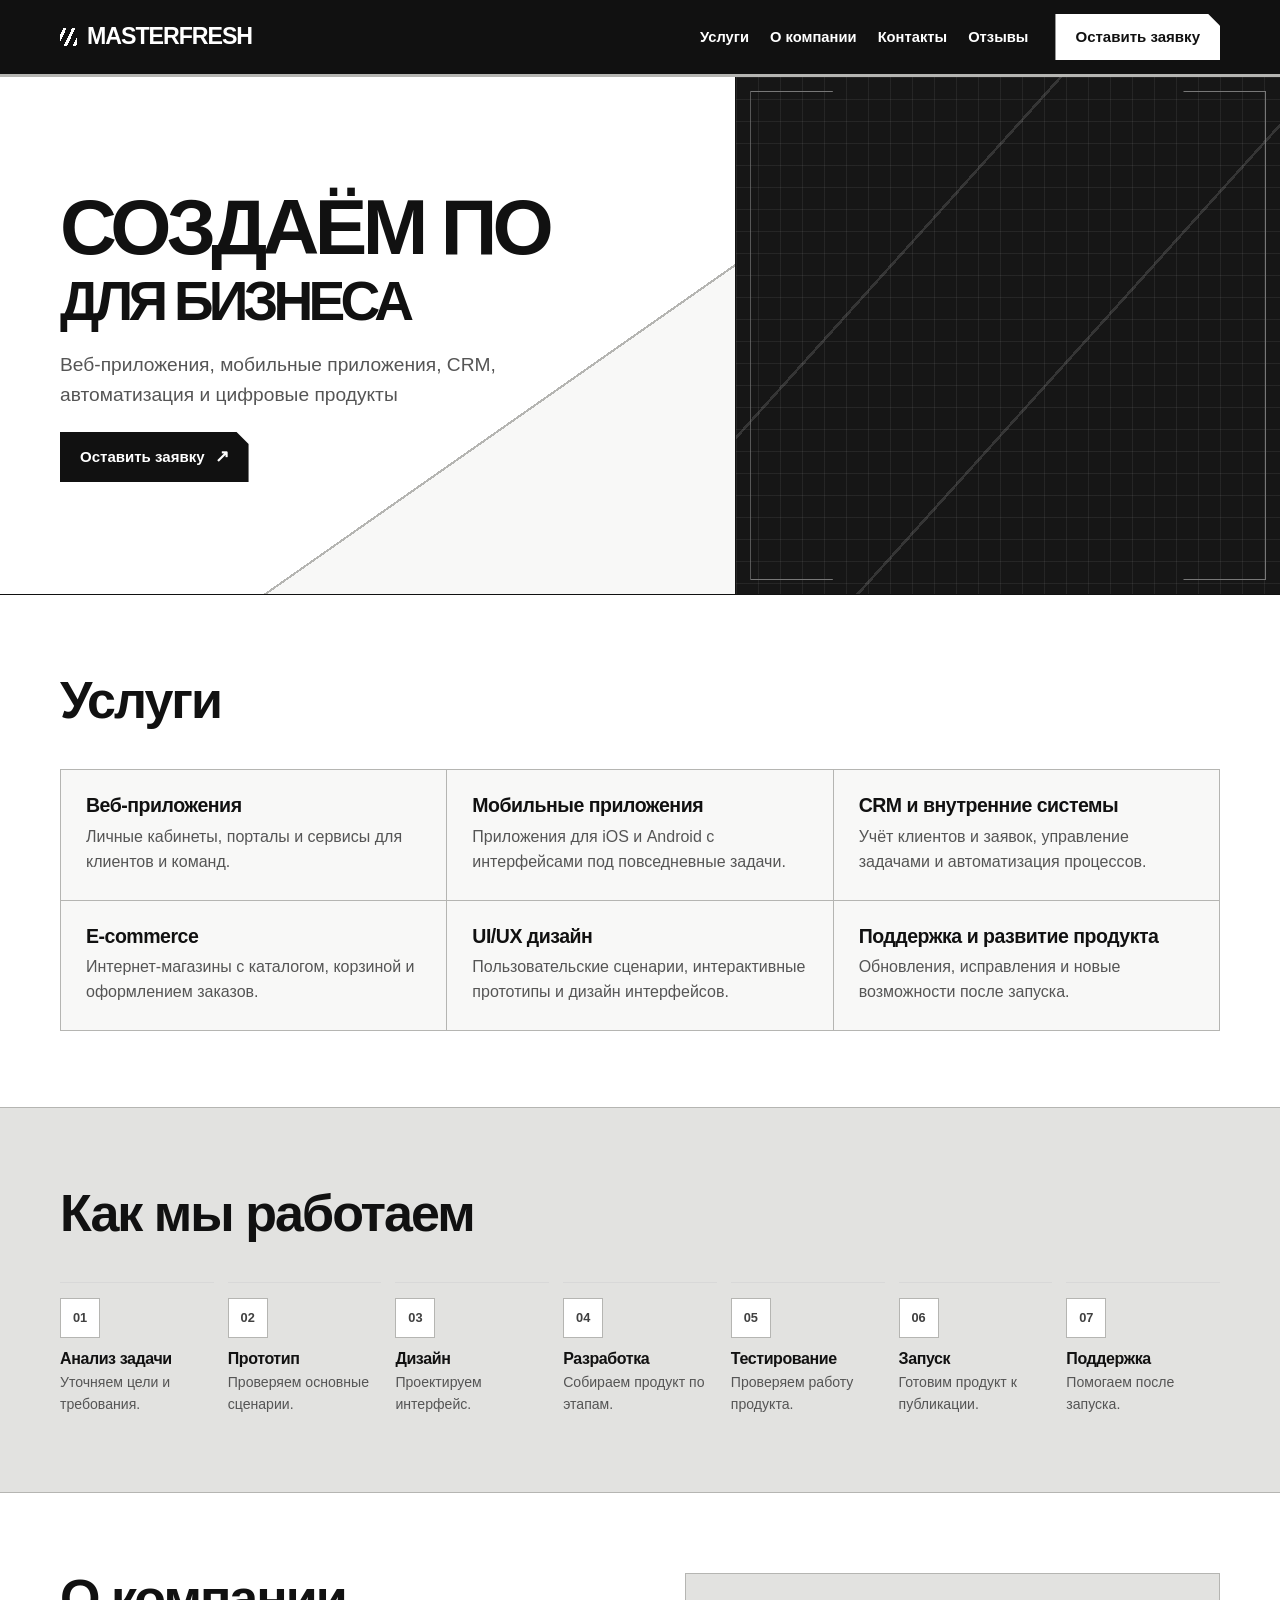
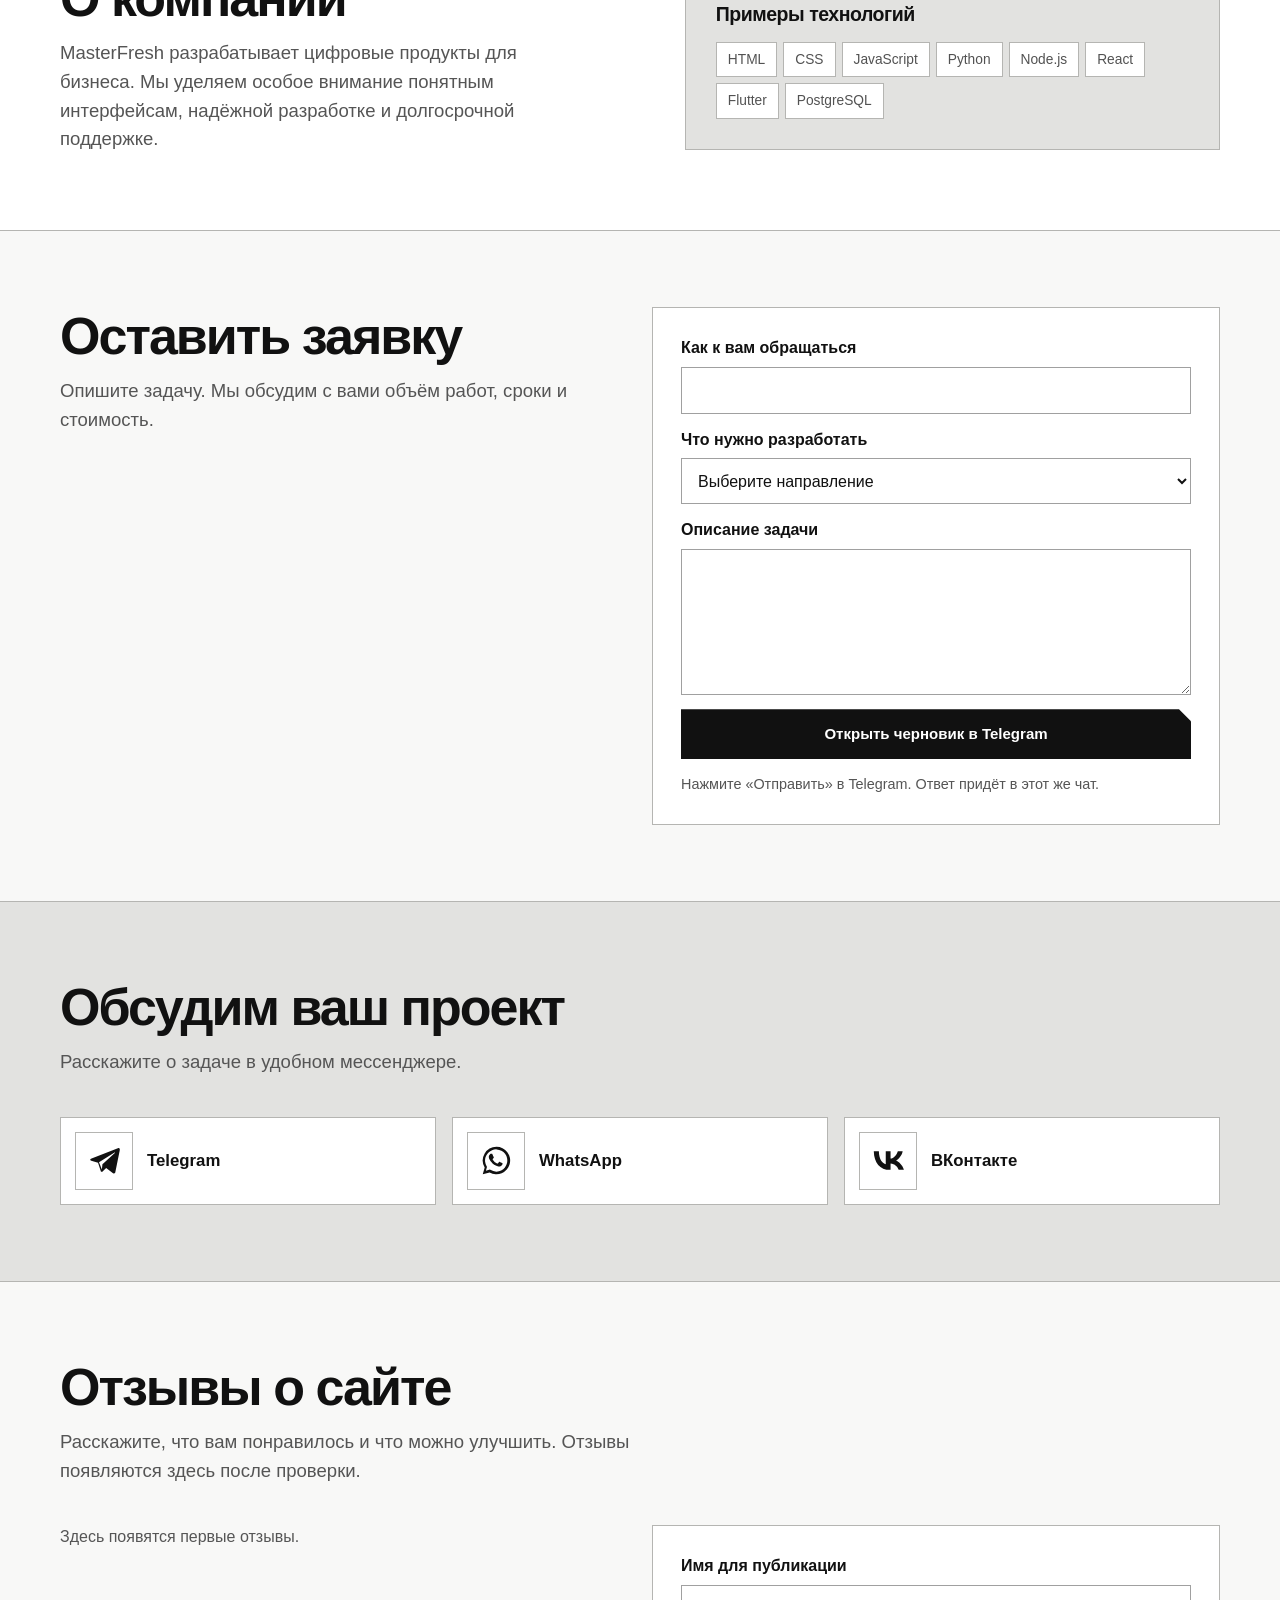
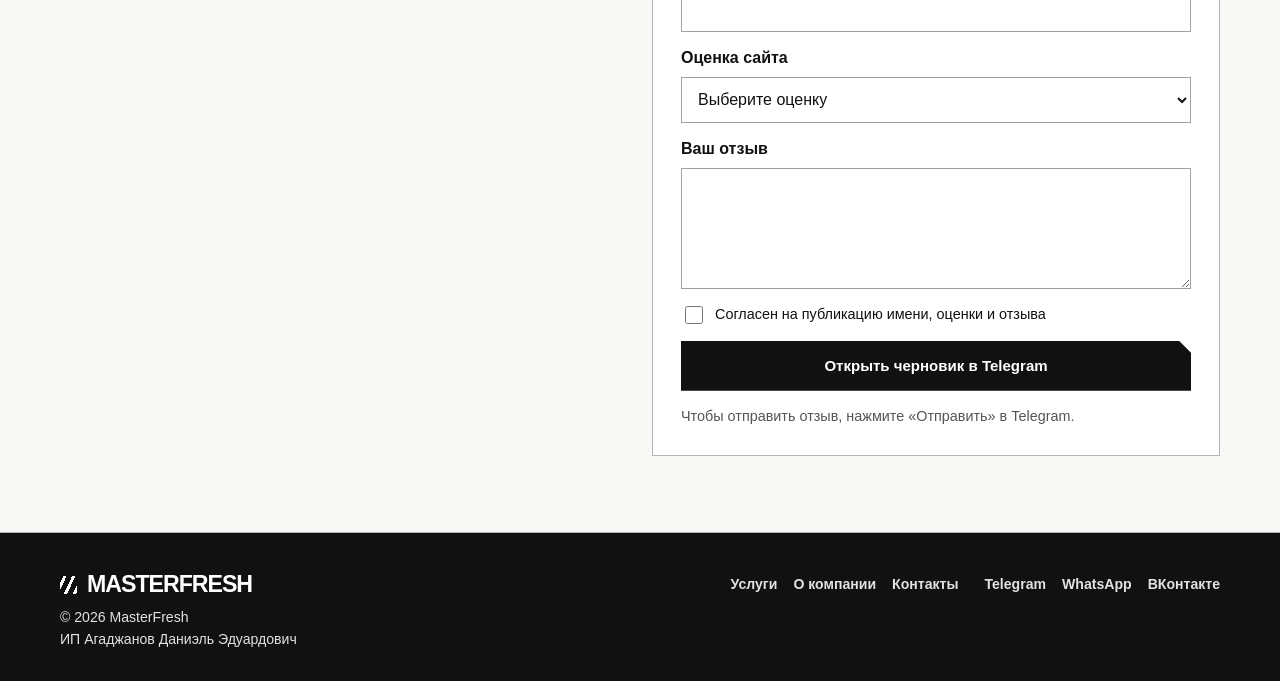
<file: index.html>
<!doctype html>
<html lang="ru">
<head>
  <meta charset="utf-8">
  <meta name="viewport" content="width=device-width, initial-scale=1.0">
  <meta name="description" content="MasterFresh разрабатывает веб-приложения, мобильные приложения, CRM и цифровые продукты для бизнеса.">
  <meta name="theme-color" content="#111111">
  <title>MasterFresh — разработка программного обеспечения</title>
  <link rel="stylesheet" href="css/style.css">
  <script src="js/projects.js" defer></script>
  <script src="js/main.js" defer></script>
  <script src="js/reviews.js" defer></script>
  <script src="js/requests.js" defer></script>
</head>
<body>
  <a class="skip-link" href="#main">К содержанию</a>
  <header class="site-header">
    <div class="container header-inner">
      <a class="wordmark" href="index.html" aria-label="MasterFresh — главная">Master<span>Fresh</span></a>
      <button class="menu-toggle" type="button" aria-expanded="false" aria-controls="main-nav" aria-label="Открыть меню" hidden><span></span><span></span><span></span></button>
      <nav class="site-nav" id="main-nav" aria-label="Основная навигация">
        <a href="projects.html" data-requires-projects hidden>Проекты</a>
        <a href="#services">Услуги</a>
        <a href="#about">О компании</a>
        <a href="#contacts">Контакты</a>
        <a href="#reviews">Отзывы</a>
        <a class="button button-primary header-cta" href="#request">Оставить заявку</a>
      </nav>
    </div>
  </header>

  <main id="main">
    <section class="hero">
      <div class="hero-grid">
        <div class="hero-content">
          <h1>Создаём ПО <span>для бизнеса</span></h1>
          <p>Веб-приложения, мобильные приложения, CRM, автоматизация и цифровые продукты</p>
          <div class="actions">
            <a class="button button-primary" href="#request">Оставить заявку <span aria-hidden="true">↗</span></a>
            <a class="button button-secondary" href="projects.html" data-requires-projects hidden>Смотреть проекты</a>
          </div>
        </div>
        <div class="hero-grid-panel" aria-hidden="true"></div>
      </div>
    </section>

    <section class="section section-muted" aria-labelledby="work-title" data-requires-projects hidden>
      <div class="container">
        <div class="section-heading section-heading-row">
          <h2 id="work-title">Проекты и кейсы</h2>
          <a class="text-link" href="projects.html">Все проекты</a>
        </div>
        <div class="project-grid" id="featured-projects"></div>
      </div>
    </section>

    <section class="section" id="services" aria-labelledby="services-title">
      <div class="container">
        <div class="section-heading"><h2 id="services-title">Услуги</h2></div>
        <div class="service-grid">
          <article class="service-card"><h3>Веб-приложения</h3><p>Личные кабинеты, порталы и сервисы для клиентов и команд.</p></article>
          <article class="service-card"><h3>Мобильные приложения</h3><p>Приложения для iOS и Android с интерфейсами под повседневные задачи.</p></article>
          <article class="service-card"><h3>CRM и внутренние системы</h3><p>Учёт клиентов и заявок, управление задачами и автоматизация процессов.</p></article>
          <article class="service-card"><h3>E-commerce</h3><p>Интернет-магазины с каталогом, корзиной и оформлением заказов.</p></article>
          <article class="service-card"><h3>UI/UX дизайн</h3><p>Пользовательские сценарии, интерактивные прототипы и дизайн интерфейсов.</p></article>
          <article class="service-card"><h3>Поддержка и развитие продукта</h3><p>Обновления, исправления и новые возможности после запуска.</p></article>
        </div>
      </div>
    </section>

    <section class="section section-muted" aria-labelledby="process-title">
      <div class="container">
        <div class="section-heading"><h2 id="process-title">Как мы работаем</h2></div>
        <ol class="process-list">
          <li><span aria-hidden="true">01</span><h3>Анализ задачи</h3><p>Уточняем цели и требования.</p></li>
          <li><span aria-hidden="true">02</span><h3>Прототип</h3><p>Проверяем основные сценарии.</p></li>
          <li><span aria-hidden="true">03</span><h3>Дизайн</h3><p>Проектируем интерфейс.</p></li>
          <li><span aria-hidden="true">04</span><h3>Разработка</h3><p>Собираем продукт по этапам.</p></li>
          <li><span aria-hidden="true">05</span><h3>Тестирование</h3><p>Проверяем работу продукта.</p></li>
          <li><span aria-hidden="true">06</span><h3>Запуск</h3><p>Готовим продукт к публикации.</p></li>
          <li><span aria-hidden="true">07</span><h3>Поддержка</h3><p>Помогаем после запуска.</p></li>
        </ol>
      </div>
    </section>

    <section class="section" id="about" aria-labelledby="about-title">
      <div class="container about-grid">
        <div class="section-heading">
          <h2 id="about-title">О компании</h2>
          <p>MasterFresh разрабатывает цифровые продукты для бизнеса. Мы уделяем особое внимание понятным интерфейсам, надёжной разработке и долгосрочной поддержке.</p>
        </div>
        <div class="technology-panel">
          <h3>Примеры технологий</h3>
          <ul class="tags"><li>HTML</li><li>CSS</li><li>JavaScript</li><li>Python</li><li>Node.js</li><li>React</li><li>Flutter</li><li>PostgreSQL</li></ul>
        </div>
      </div>
    </section>

    <section class="section request-section" id="request" aria-labelledby="request-title">
      <div class="container request-grid">
        <div class="section-heading">
          <h2 id="request-title">Оставить заявку</h2>
          <p>Опишите задачу. Мы обсудим с вами объём работ, сроки и стоимость.</p>
        </div>
        <form class="request-form" id="request-form" aria-describedby="request-help" hidden>
          <div class="form-field">
            <label for="request-name">Как к вам обращаться</label>
            <input id="request-name" name="name" autocomplete="name" maxlength="60" required>
          </div>
          <div class="form-field">
            <label for="request-service">Что нужно разработать</label>
            <select id="request-service" name="service" required>
              <option value="">Выберите направление</option>
              <option>Сайт или веб-приложение</option>
              <option>Мобильное приложение</option>
              <option>CRM или личный кабинет</option>
              <option>Автоматизация или интеграция</option>
              <option>Другое</option>
            </select>
          </div>
          <div class="form-field">
            <label for="request-description">Описание задачи</label>
            <textarea id="request-description" name="description" rows="5" minlength="10" maxlength="600" required></textarea>
          </div>
          <button class="button button-primary" type="submit">Открыть черновик в Telegram</button>
          <p class="form-help" id="request-help">Нажмите «Отправить» в Telegram. Ответ придёт в этот же чат.</p>
          <p class="form-help" id="request-status" role="status"></p>
        </form>
        <noscript><p><a href="https://t.me/wor_t_h">Написать о проекте в Telegram</a></p></noscript>
      </div>
    </section>

    <section class="section contact-section" id="contacts" aria-labelledby="contact-title">
      <div class="container">
        <div class="section-heading"><h2 id="contact-title">Обсудим ваш проект</h2><p>Расскажите о задаче в удобном мессенджере.</p></div>
        <ul class="social-list">
          <li><a class="social-link social-telegram" href="https://t.me/wor_t_h"><span class="social-icon"><svg viewBox="0 0 24 24" aria-hidden="true" focusable="false"><path d="M21.7 3.1 2.6 10.5c-1.3.5-1.3 1.2-.2 1.6l4.9 1.5 1.9 5.8c.2.6.1.8.7.8.5 0 .7-.2.9-.4l2.4-2.3 5 3.7c.9.5 1.5.3 1.7-.8l3.2-15.8c.3-1.3-.5-1.9-1.4-1.5ZM8 13.2l11-6.9c.5-.3.9-.1.5.3l-9 8.1-.4 3.8L8 13.2Z"/></svg></span>Telegram</a></li>
          <li><a class="social-link social-whatsapp" href="https://wa.me/qr/KIA7K7KHB7VPG1"><span class="social-icon"><svg viewBox="0 0 24 24" aria-hidden="true" focusable="false"><path d="M12 2a10 10 0 0 0-8.6 15.1L2 22l5-1.3A10 10 0 1 0 12 2Zm0 18.1a8.1 8.1 0 0 1-4.5-1.3l-.3-.2-2.9.8.8-2.8-.2-.3a8.1 8.1 0 1 1 7.1 3.8Zm4.5-6.1-2.1-1c-.3-.1-.5-.1-.7.2l-.7.9c-.1.2-.3.2-.6.1a6.7 6.7 0 0 1-3.1-2.8c-.2-.3 0-.4.1-.6l.5-.6c.1-.2.2-.4.1-.6l-.9-2c-.2-.5-.4-.5-.6-.5h-.5c-.2 0-.5.1-.7.3-.3.3-.9.9-.9 2.1s.9 2.3 1 2.5c.1.2 1.7 2.6 4.1 3.7.6.2 1 .4 1.4.5.6.2 1.1.2 1.6.1.5-.1 1.5-.6 1.7-1.2.2-.6.2-1.1.1-1.2l-.4-.2Z"/></svg></span>WhatsApp</a></li>
          <li><a class="social-link social-vk" href="https://vk.ru/wort_h"><span class="social-icon"><svg viewBox="0 0 24 24" aria-hidden="true" focusable="false"><path d="M13.1 18.8C5.7 18.8 1.5 13.7 1.3 5.2H5c.1 6.2 2.8 8.9 5 9.5V5.2h3.5v5.4c2.2-.2 4.5-2.7 5.3-5.4h3.5c-.6 3.3-3 5.8-4.8 6.8 1.8.8 4.6 3 5.7 6.8h-3.8c-.8-2.4-2.8-4.4-5.9-4.7v4.7z"/></svg></span>ВКонтакте</a></li>
        </ul>
      </div>
    </section>

    <section class="section reviews-section" id="reviews" aria-labelledby="reviews-title">
      <div class="container">
        <div class="section-heading"><h2 id="reviews-title">Отзывы о сайте</h2><p>Расскажите, что вам понравилось и что можно улучшить. Отзывы появляются здесь после проверки.</p></div>
        <div class="review-grid">
          <div>
            <div id="review-list"></div>
            <p id="review-empty">Здесь появятся первые отзывы.</p>
          </div>
          <form class="review-form" id="review-form" aria-describedby="review-help" hidden>
            <div class="form-field"><label for="review-name">Имя для публикации</label><input id="review-name" name="name" autocomplete="nickname" maxlength="60" required></div>
            <div class="form-field"><label for="review-rating">Оценка сайта</label>
              <select id="review-rating" name="rating" required>
                <option value="">Выберите оценку</option><option value="5">5 из 5</option><option value="4">4 из 5</option><option value="3">3 из 5</option><option value="2">2 из 5</option><option value="1">1 из 5</option>
              </select>
            </div>
            <div class="form-field"><label for="review-text">Ваш отзыв</label><textarea id="review-text" name="text" rows="4" minlength="10" maxlength="600" required></textarea></div>
            <label class="review-consent"><input type="checkbox" required> Согласен на публикацию имени, оценки и отзыва</label>
            <button class="button button-primary" type="submit">Открыть черновик в Telegram</button>
            <p class="form-help" id="review-help">Чтобы отправить отзыв, нажмите «Отправить» в Telegram.</p>
            <p class="form-help" id="review-status" role="status"></p>
          </form>
          <noscript><p><a href="https://t.me/wor_t_h">Оставить отзыв в Telegram</a></p></noscript>
        </div>
      </div>
    </section>
  </main>

  <footer class="site-footer">
    <div class="container footer-inner">
      <div><a class="wordmark" href="index.html" aria-label="MasterFresh — главная">Master<span>Fresh</span></a><p>© 2026 MasterFresh<br>ИП Агаджанов Даниэль Эдуардович</p></div>
      <nav aria-label="Навигация в подвале"><a href="projects.html" data-requires-projects hidden>Проекты</a><a href="#services">Услуги</a><a href="#about">О компании</a><a href="#contacts">Контакты</a></nav>
      <nav aria-label="Связаться с MasterFresh"><a href="https://t.me/wor_t_h">Telegram</a><a href="https://wa.me/qr/KIA7K7KHB7VPG1">WhatsApp</a><a href="https://vk.ru/wort_h">ВКонтакте</a></nav>
    </div>
  </footer>
</body>
</html>
</file>
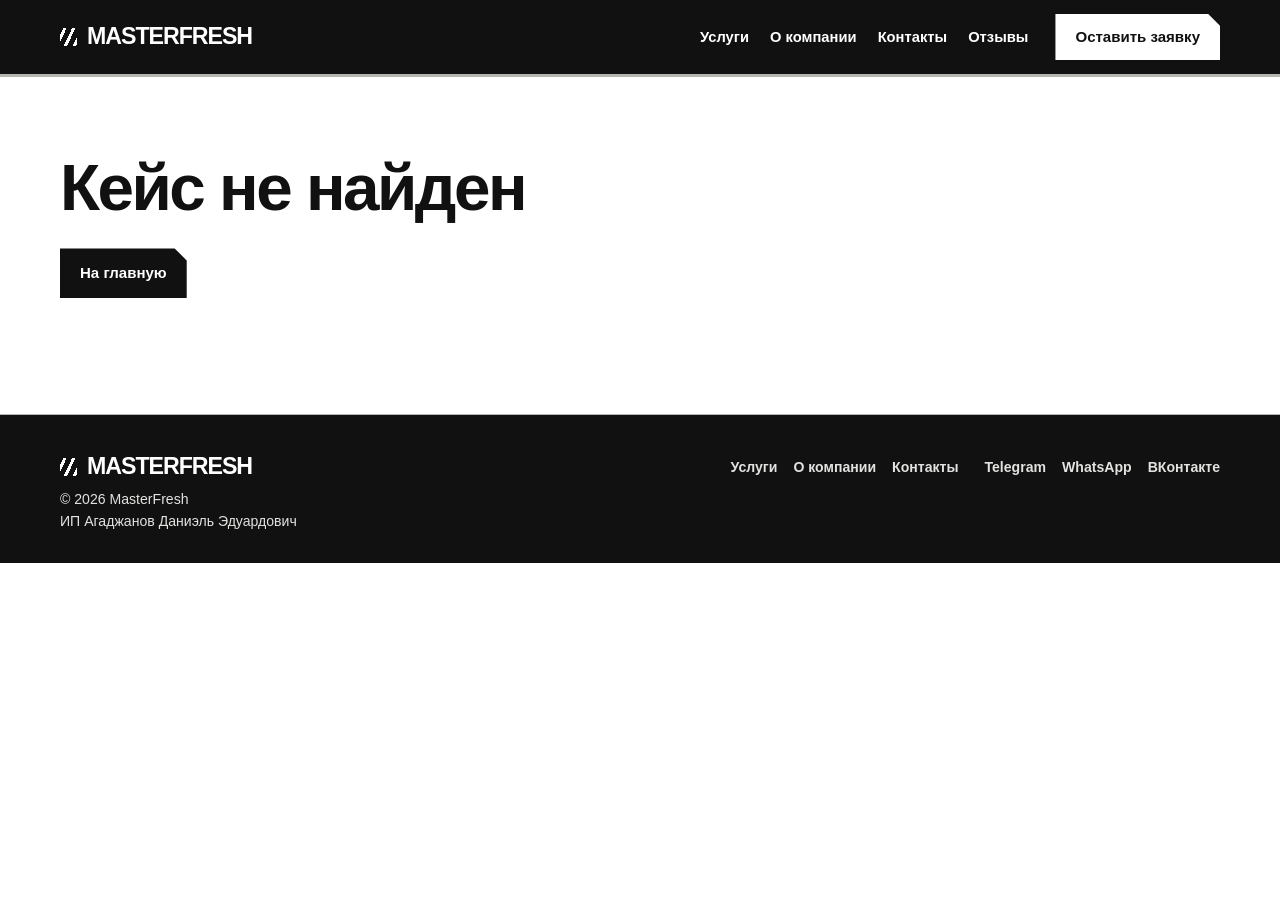
<file: project.html>
<!doctype html>
<html lang="ru">
<head>
  <meta charset="utf-8">
  <meta name="viewport" content="width=device-width, initial-scale=1.0">
  <meta name="description" content="Описание проекта MasterFresh.">
  <meta name="theme-color" content="#111111">
  <title>Кейс — MasterFresh</title>
  <link rel="stylesheet" href="css/style.css">
  <script src="js/projects.js" defer></script>
  <script src="js/main.js" defer></script>
</head>
<body>
  <a class="skip-link" href="#main">К содержанию</a>
  <header class="site-header">
    <div class="container header-inner">
      <a class="wordmark" href="index.html" aria-label="MasterFresh — главная">Master<span>Fresh</span></a>
      <button class="menu-toggle" type="button" aria-expanded="false" aria-controls="main-nav" aria-label="Открыть меню" hidden><span></span><span></span><span></span></button>
      <nav class="site-nav" id="main-nav" aria-label="Основная навигация">
        <a href="projects.html" aria-current="true" data-requires-projects hidden>Проекты</a>
        <a href="index.html#services">Услуги</a>
        <a href="index.html#about">О компании</a>
        <a href="index.html#contacts">Контакты</a>
        <a href="index.html#reviews">Отзывы</a>
        <a class="button button-primary header-cta" href="index.html#request">Оставить заявку</a>
      </nav>
    </div>
  </header>

  <main id="main" class="section case-page">
    <div class="container">
      <a class="back-link" href="projects.html" data-requires-projects hidden><span aria-hidden="true">←</span> Все проекты</a>
      <article id="project-detail" hidden>
        <div class="section-heading page-heading">
          <div class="case-labels"><span class="demo-badge">Демонстрационный кейс</span><span class="category-label" id="case-category"></span></div>
          <h1 id="case-title"></h1><p id="case-description"></p>
        </div>
        <dl class="case-facts" id="case-facts" hidden></dl>
        <div class="case-grid">
          <section><h2>Задача</h2><p id="case-task"></p></section>
          <section><h2>Как устроено решение</h2><ul class="case-list" id="case-work"></ul></section>
          <section><h2>Технологии</h2><ul class="tags" id="case-tech"></ul></section>
          <section><h2>Что даёт решение</h2><p id="case-result"></p></section>
        </div>
        <section class="gallery-section" id="gallery-section" aria-labelledby="gallery-title">
          <div class="section-heading"><h2 id="gallery-title">Галерея скриншотов</h2></div>
          <div class="gallery" id="case-gallery"></div>
        </section>
        <div class="case-cta"><a class="button button-primary" href="index.html#request">Оставить заявку на похожий проект</a></div>
      </article>
      <section class="section-heading page-heading" id="project-missing" hidden><h1>Кейс не найден</h1><a class="button button-primary" href="index.html">На главную</a></section>
      <noscript><h1>Кейс MasterFresh</h1><p>Для просмотра кейса включите JavaScript.</p></noscript>
    </div>
  </main>

  <footer class="site-footer">
    <div class="container footer-inner">
      <div><a class="wordmark" href="index.html" aria-label="MasterFresh — главная">Master<span>Fresh</span></a><p>© 2026 MasterFresh<br>ИП Агаджанов Даниэль Эдуардович</p></div>
      <nav aria-label="Навигация в подвале"><a href="projects.html" data-requires-projects hidden>Проекты</a><a href="index.html#services">Услуги</a><a href="index.html#about">О компании</a><a href="index.html#contacts">Контакты</a></nav>
      <nav aria-label="Связаться с MasterFresh"><a href="https://t.me/wor_t_h">Telegram</a><a href="https://wa.me/qr/KIA7K7KHB7VPG1">WhatsApp</a><a href="https://vk.ru/wort_h">ВКонтакте</a></nav>
    </div>
  </footer>
</body>
</html>
</file>
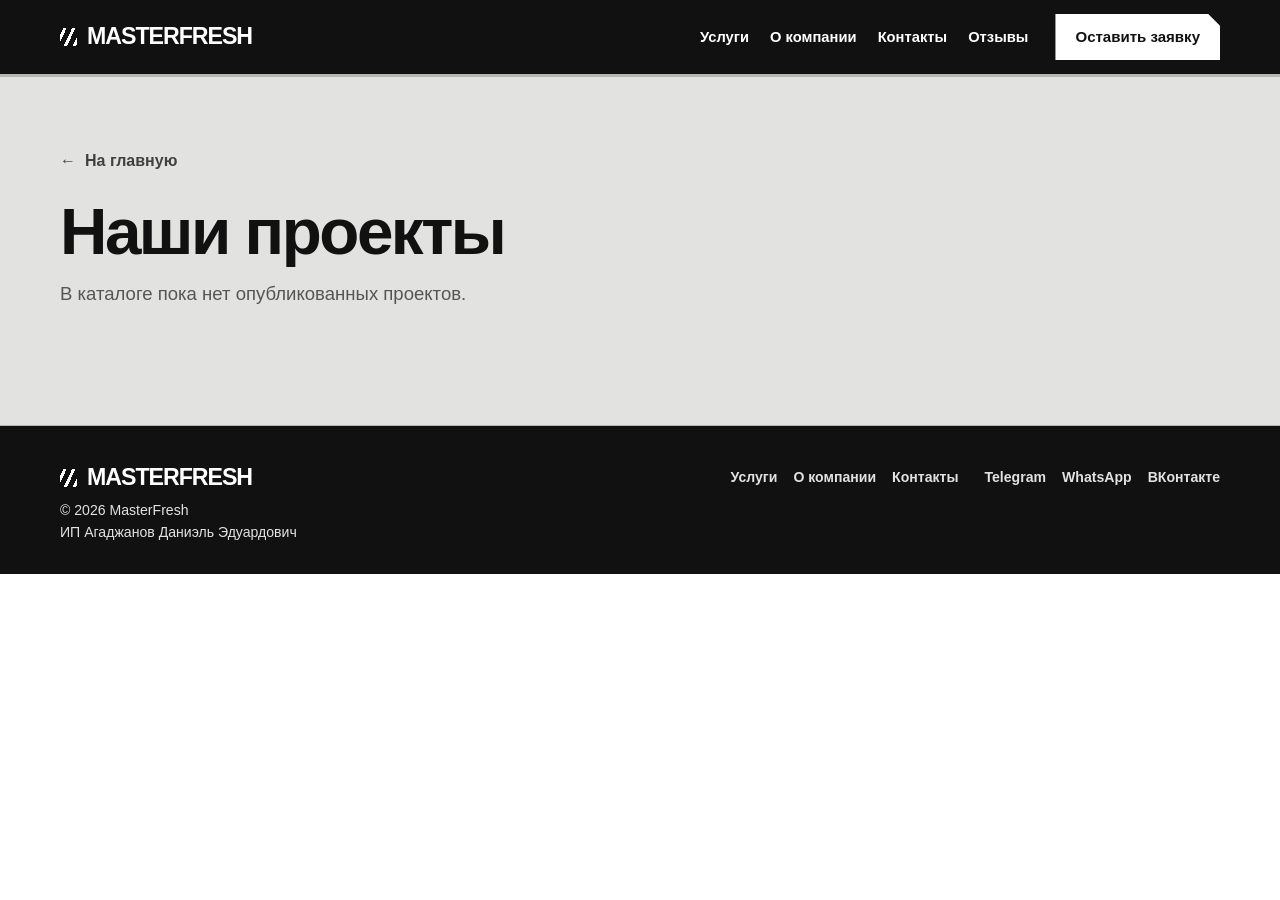
<file: projects.html>
<!doctype html>
<html lang="ru">
<head>
  <meta charset="utf-8">
  <meta name="viewport" content="width=device-width, initial-scale=1.0">
  <meta name="description" content="Каталог проектов MasterFresh.">
  <meta name="theme-color" content="#111111">
  <title>Наши проекты — MasterFresh</title>
  <link rel="stylesheet" href="css/style.css">
  <script src="js/projects.js" defer></script>
  <script src="js/main.js" defer></script>
</head>
<body>
  <a class="skip-link" href="#main">К содержанию</a>
  <header class="site-header">
    <div class="container header-inner">
      <a class="wordmark" href="index.html" aria-label="MasterFresh — главная">Master<span>Fresh</span></a>
      <button class="menu-toggle" type="button" aria-expanded="false" aria-controls="main-nav" aria-label="Открыть меню" hidden><span></span><span></span><span></span></button>
      <nav class="site-nav" id="main-nav" aria-label="Основная навигация">
        <a href="projects.html" aria-current="page" data-requires-projects hidden>Проекты</a>
        <a href="index.html#services">Услуги</a>
        <a href="index.html#about">О компании</a>
        <a href="index.html#contacts">Контакты</a>
        <a href="index.html#reviews">Отзывы</a>
        <a class="button button-primary header-cta" href="index.html#request">Оставить заявку</a>
      </nav>
    </div>
  </header>

  <main id="main" class="section section-muted catalog">
    <div class="container">
      <a class="back-link" href="index.html"><span aria-hidden="true">←</span> На главную</a>
      <div class="section-heading page-heading"><h1>Наши проекты</h1><p id="catalog-empty">В каталоге пока нет опубликованных проектов.</p></div>
      <div class="filters" id="project-filters" role="group" aria-label="Категории проектов" hidden></div>
      <p class="visually-hidden" id="filter-status" aria-live="polite"></p>
      <div class="project-grid" id="project-list"></div>
    </div>
  </main>

  <footer class="site-footer">
    <div class="container footer-inner">
      <div><a class="wordmark" href="index.html" aria-label="MasterFresh — главная">Master<span>Fresh</span></a><p>© 2026 MasterFresh<br>ИП Агаджанов Даниэль Эдуардович</p></div>
      <nav aria-label="Навигация в подвале"><a href="projects.html" aria-current="page" data-requires-projects hidden>Проекты</a><a href="index.html#services">Услуги</a><a href="index.html#about">О компании</a><a href="index.html#contacts">Контакты</a></nav>
      <nav aria-label="Связаться с MasterFresh"><a href="https://t.me/wor_t_h">Telegram</a><a href="https://wa.me/qr/KIA7K7KHB7VPG1">WhatsApp</a><a href="https://vk.ru/wort_h">ВКонтакте</a></nav>
    </div>
  </footer>
</body>
</html>
</file>
<file: css/style.css>
/* Базовые цвета, типографика и общие элементы */
:root {
  color-scheme: light;
  --white: #fff;
  --surface: #e2e2e0;
  --paper: #f8f8f7;
  --ink: #111;
  --muted: #555;
  --accent: #111;
  --accent-hover: #404040;
  --accent-soft: #f0f0ef;
  --line: #b5b5b2;
  --shadow: 0 6px 18px #0000000d;
  --gutter: clamp(18px, 5vw, 42px);
  --section-space: clamp(40px, 6vw, 76px);
  font-family: Arial, "Helvetica Neue", sans-serif;
  color: var(--ink);
  background: var(--white);
  font-size: 16px;
  line-height: 1.55;
}

*, *::before, *::after { box-sizing: border-box; }
html { scroll-behavior: smooth; }
body { margin: 0; }
[hidden] { display: none !important; }
[id] { scroll-margin-top: 92px; }
img { display: block; max-width: 100%; height: auto; }
a { color: inherit; }
button, input, textarea { font: inherit; }
button { cursor: pointer; }
button:disabled { cursor: default; opacity: .65; }
h1, h2, h3, p, figure { margin: 0; }
h1, h2, h3 { line-height: 1.12; }
h1, h2 { letter-spacing: -.038em; }
h1 { font-size: clamp(1.95rem, 6.8vw, 3.75rem); }
h2 { font-size: clamp(2rem, 4.8vw, 3.25rem); }
h3 { font-size: 1.22rem; letter-spacing: -.025em; }
p { color: var(--muted); }
:focus-visible { outline: 3px solid var(--accent); outline-offset: 4px; }

.container { width: min(1160px, calc(100% - 2 * var(--gutter))); margin-inline: auto; }
.section { padding-block: var(--section-space); }
main > .section:not([hidden]) ~ .section:not([hidden]) { border-top: 1px solid var(--line); }
.section-muted { background: var(--surface); }
.section-heading { margin-bottom: clamp(24px, 4vw, 40px); }
.section-heading p { max-width: 56ch; margin-top: 12px; font-size: clamp(1rem, 2vw, 1.16rem); }
.section-heading-row { display: flex; flex-wrap: wrap; justify-content: space-between; align-items: end; gap: 12px 24px; }
.visually-hidden, .skip-link:not(:focus) { position: absolute; width: 1px; height: 1px; clip-path: inset(50%); overflow: hidden; white-space: nowrap; }
.skip-link:focus { position: fixed; top: 12px; left: 12px; z-index: 5; padding: 12px 18px; background: var(--white); }

.button {
  min-height: 50px;
  display: inline-flex;
  align-items: center;
  justify-content: center;
  gap: 10px;
  padding: 12px 17px;
  border: 1px solid transparent;
  text-decoration: none;
  font-size: .94rem;
  font-weight: 650;
  text-align: center;
  line-height: 1.35;
  transition: background .18s ease, border-color .18s ease, color .18s ease;
}
.button-primary {
  background: var(--accent);
  color: var(--white);
  clip-path: polygon(0 0, calc(100% - 12px) 0, 100% 12px, 100% 100%, 0 100%);
}
.button-primary:focus-visible { outline: 2px dashed currentColor; outline-offset: -5px; }
.button-primary:hover:not(:disabled) { background: var(--accent-hover); }
.button-secondary { border-color: var(--line); background: var(--white); }
.button-secondary:hover { border-color: #737373; color: var(--accent-hover); }
.button span, .text-link span { font-size: 1.15em; }
.actions { display: grid; gap: 10px; }
.text-link, .back-link { display: inline-flex; min-height: 44px; align-items: center; gap: 9px; color: var(--accent-hover); font-weight: 650; text-decoration: none; }
.text-link:hover, .back-link:hover { text-decoration: underline; text-underline-offset: 4px; }

/* Шапка и раскрывающаяся навигация на мобильных экранах */
.site-header { position: sticky; top: 0; z-index: 3; background: var(--ink); color: var(--white); border-bottom: 3px solid var(--line); }
.header-inner { min-height: 68px; display: flex; flex-wrap: wrap; justify-content: space-between; align-items: center; }
.wordmark { display: inline-flex; align-items: center; min-height: 44px; font-size: clamp(1.18rem, 3vw, 1.45rem); font-weight: 900; letter-spacing: -.045em; text-decoration: none; text-transform: uppercase; }
.wordmark::before {
  content: "";
  width: 17px;
  height: 18px;
  margin-right: 10px;
  background: repeating-linear-gradient(115deg, transparent 0 3px, currentColor 3px 6px, transparent 6px 8px);
}
.site-nav { width: 100%; display: flex; flex-direction: column; gap: 2px; padding-bottom: 14px; }
.site-nav > a:not(.button), .site-footer nav a { display: flex; align-items: center; min-height: 44px; text-decoration: none; font-weight: 550; }
.site-nav > a:not(.button) { font-size: .92rem; }
.site-nav > a:not(.button):hover, .site-nav > a[aria-current]:not(.button), .site-footer nav a:hover { text-decoration: underline; text-underline-offset: 5px; }
.site-header :focus-visible { outline-color: currentColor; }
.header-cta { min-height: 44px; background: var(--white); color: var(--ink); }
.header-cta:hover:not(:disabled) { background: var(--surface); }
.menu-toggle { display: grid; align-content: center; justify-items: center; gap: 4px; width: 46px; height: 46px; border: 1px solid var(--line); background: var(--ink); color: var(--white); }
.menu-toggle span { display: block; width: 18px; height: 2px; background: var(--white); transition: transform .2s ease, opacity .2s ease; }
.menu-toggle[aria-expanded="true"] span:nth-child(1) { transform: translateY(6px) rotate(45deg); }
.menu-toggle[aria-expanded="true"] span:nth-child(2) { opacity: 0; }
.menu-toggle[aria-expanded="true"] span:nth-child(3) { transform: translateY(-6px) rotate(-45deg); }

/* Главная и каталог */
.hero { border-bottom: 1px solid var(--ink); }
.hero-grid { display: grid; }
.hero-content {
  min-width: 0;
  display: grid;
  align-content: center;
  justify-items: start;
  gap: 22px;
  padding-block: clamp(44px, 9vw, 112px);
  padding-inline: var(--gutter);
  background: linear-gradient(145deg, var(--white) 0 68%, var(--line) 68% 68.25%, var(--paper) 68.25%);
}
.hero-content h1 {
  font: 900 clamp(2.25rem, 6.15vw, 5rem)/.98 "Arial Black", Arial, sans-serif;
  text-transform: uppercase;
  letter-spacing: -.06em;
}
.hero-content h1 span { display: block; margin-top: .15em; font-size: .7em; }
.hero-content p { max-width: 43ch; font-size: clamp(1rem, 1.55vw, 1.2rem); }
.hero-grid-panel {
  position: relative;
  min-height: clamp(100px, 25vw, 160px);
  border-top: 1px solid var(--ink);
  background:
    linear-gradient(132deg, transparent 32%, #fff2 32% 32.35%, transparent 32.35% 58%, #fff2 58% 58.35%, transparent 58.35%),
    repeating-linear-gradient(90deg, #fff1 0 1px, transparent 1px 22px),
    repeating-linear-gradient(#fff1 0 1px, transparent 1px 22px),
    #161616;
}
.hero-grid-panel::after {
  content: "";
  position: absolute;
  inset: 14px;
  border: 1px solid #777;
  clip-path: polygon(0 0, 16% 0, 16% 16%, 84% 16%, 84% 0, 100% 0, 100% 100%, 84% 100%, 84% 84%, 16% 84%, 16% 100%, 0 100%);
}
.catalog, .case-page { padding-top: clamp(30px, 5vw, 62px); }
.page-heading { margin-top: 12px; }
.page-heading h1 { font-size: clamp(2.25rem, 7vw, 4.1rem); overflow-wrap: anywhere; }
.page-heading .button { margin-top: 24px; }

.filters { display: flex; flex-wrap: wrap; gap: 8px; margin-bottom: 26px; }
.filter-button { min-height: 44px; padding: 8px 14px; border: 1px solid var(--line); background: var(--white); color: #414141; font-size: .9rem; transition: color .18s ease, background .18s ease, border-color .18s ease; }
.filter-button:hover { border-color: #737373; color: var(--accent-hover); }
.filter-button[aria-pressed="true"] { background: var(--accent); border-color: var(--accent); color: var(--white); }
.project-grid, .service-grid { display: grid; gap: 16px; }
.project-card { min-width: 0; overflow: hidden; display: flex; flex-direction: column; background: var(--white); border: 1px solid var(--line); transition: box-shadow .2s ease, transform .2s ease; }
.project-card:hover, .project-card:focus-within { box-shadow: var(--shadow); transform: translateY(-2px); }
.project-image { width: 100%; aspect-ratio: 1.66; object-fit: cover; background: var(--accent-soft); }
.project-body { display: flex; flex: 1; flex-direction: column; align-items: flex-start; gap: 12px; padding: clamp(16px, 2.2vw, 24px); }
.project-body p { font-size: .94rem; }
.project-body .text-link { margin-top: auto; }
.demo-badge, .category-label { display: inline-block; max-width: 100%; padding: 4px 9px; font-size: .75rem; font-weight: 650; line-height: 1.45; }
.demo-badge { background: var(--accent-soft); color: var(--accent-hover); }
.category-label { background: #fff; color: #525252; }
.tags { display: flex; flex-wrap: wrap; gap: 6px; margin: 0; padding: 0; list-style: none; }
.tags li { padding: 4px 9px; border: 1px solid var(--line); background: var(--white); color: #525252; font-size: .78rem; overflow-wrap: anywhere; }
.empty-state { grid-column: 1 / -1; padding: 24px; border: 1px solid var(--line); background: var(--white); }

/* Услуги, этапы работы и сведения о компании */
.service-grid { gap: 1px; padding: 1px; background: var(--line); }
.service-card { min-width: 0; padding: clamp(16px, 2.6vw, 25px); background: var(--paper); }
.technology-panel, .case-grid > section { min-width: 0; padding: clamp(20px, 3vw, 30px); border: 1px solid var(--line); }
.service-card p, .process-list p, .case-grid p { margin-top: 8px; }
.process-list { display: grid; gap: 18px; padding: 0; margin: 0; list-style: none; }
.process-list li { display: grid; grid-template-columns: 40px minmax(0, 1fr); column-gap: 14px; align-items: start; }
.process-list span { grid-row: span 2; display: grid; place-items: center; height: 40px; border: 1px solid var(--line); background: var(--white); color: var(--accent-hover); font-size: .8rem; font-weight: 700; }
.process-list h3 { align-self: end; font-size: 1rem; }
.process-list p { margin-top: 4px; font-size: .88rem; }
.about-grid { display: grid; align-items: center; gap: 24px; }
.about-grid .section-heading { margin: 0; }
.technology-panel { background: var(--surface); }
.technology-panel .tags { margin-top: 16px; }
.technology-panel .tags li { padding: 6px 11px; background: var(--white); border: 1px solid var(--line); font-size: .86rem; }

/* Кейсы и галерея */
.case-labels { display: flex; flex-wrap: wrap; gap: 8px; margin-bottom: 16px; }
.case-grid, .gallery { display: grid; gap: 16px; }
.case-grid h2 { font-size: clamp(1.3rem, 3vw, 1.7rem); letter-spacing: -.035em; }
.case-grid .tags { margin-top: 12px; }
.case-list { margin: 12px 0 0; padding-left: 20px; color: var(--muted); }
.case-list li + li { margin-top: 5px; }
.gallery-section { margin-top: clamp(36px, 7vw, 72px); }
.gallery figure { min-width: 0; }
.gallery a, .gallery .image-placeholder { display: block; overflow: hidden; border: 1px solid var(--line); }
.gallery img { width: 100%; aspect-ratio: 1; object-fit: contain; background: var(--surface); transition: transform .2s ease; }
.gallery a:hover img { transform: scale(1.025); }
.gallery figcaption { padding-top: 8px; color: var(--muted); font-size: .9rem; }
.image-placeholder { display: grid; place-items: center; color: var(--muted); text-align: center; }
.gallery .image-placeholder { display: grid; aspect-ratio: 1; background: var(--accent-soft); }
.case-cta { margin-top: 36px; }

/* Контакты и подвал */
.contact-section { background: var(--accent-soft); }
.site-footer { border-top: 1px solid var(--line); padding-block: 30px; background: var(--ink); color: var(--white); }
.footer-inner { display: grid; gap: 14px 26px; }
.footer-inner p, .site-footer nav a { font-size: .88rem; color: var(--surface); }
.site-footer :focus-visible { outline-color: currentColor; }
.site-footer nav { display: flex; flex-wrap: wrap; column-gap: 16px; align-items: start; }

/* От телефона к планшету и десктопу */
@media (max-width: 899px) {
  .site-nav.is-collapsible {
    position: absolute;
    top: 100%;
    inset-inline: 0;
    padding: 10px var(--gutter) 18px;
    background: var(--ink);
    border-bottom: 1px solid var(--line);
    box-shadow: var(--shadow);
    opacity: 0;
    visibility: hidden;
    transform: translateY(-6px);
  }
  .site-nav.is-open { opacity: 1; visibility: visible; transform: translateY(0); transition: opacity .2s ease, transform .2s ease; }
}

@media (min-width: 460px) {
  .actions { display: flex; flex-wrap: wrap; }
  .button { padding-inline: 19px; }
}

@media (min-width: 600px) {
  .project-grid, .service-grid, .case-grid, .gallery { grid-template-columns: repeat(2, minmax(0, 1fr)); }
  .process-list { grid-template-columns: repeat(2, minmax(0, 1fr)); }
  .footer-inner { grid-template-columns: minmax(0, 1fr) minmax(0, 1.25fr); }
  .footer-inner > div { grid-row: span 2; }
}

@media (min-width: 760px) {
  .hero-grid { grid-template-columns: minmax(0, 1.35fr) minmax(0, 1fr); }
  .hero-content { padding-left: max(var(--gutter), calc((100vw - 1160px) / 2)); }
  .hero-grid-panel { border-top: 0; border-left: 1px solid var(--ink); }
  .about-grid { grid-template-columns: repeat(2, minmax(0, 1fr)); gap: clamp(30px, 7vw, 90px); }
}

@media (min-width: 900px) {
  .header-inner { min-height: 74px; flex-wrap: nowrap; gap: 20px; }
  .menu-toggle { display: none; }
  .site-nav { width: auto; padding: 0; flex-direction: row; align-items: center; gap: clamp(14px, 2.3vw, 32px); }
  .header-cta { margin-left: 6px; }
  .footer-inner { grid-template-columns: minmax(0, 1fr) auto auto; }
  .footer-inner > div { grid-row: auto; }
}

@media (min-width: 1000px) {
  .project-grid, .service-grid { grid-template-columns: repeat(3, minmax(0, 1fr)); }
  .project-grid { gap: 20px; }
  .process-list { grid-template-columns: repeat(7, minmax(0, 1fr)); gap: 14px; }
  .process-list li { display: block; border-top: 1px solid #d8d8d8; padding-top: 15px; }
  .process-list span { width: 40px; margin-bottom: 12px; }
}

@media (prefers-reduced-motion: reduce) {
  html { scroll-behavior: auto; }
  *, *::before, *::after { transition-duration: 0s !important; }
  .project-card:hover, .project-card:focus-within, .gallery a:hover img { transform: none; }
}

/* Обложки, контакты и формы */
.project-cover {
  display: grid;
  place-items: center;
  background: var(--accent-soft);
  color: var(--accent-hover);
  font-size: clamp(2.5rem, 6vw, 4.5rem);
  font-weight: 700;
}

.case-facts {
  display: grid;
  grid-template-columns: repeat(auto-fit, minmax(min(100%, 225px), 1fr));
  gap: 16px 24px;
  padding: 20px;
  margin: 0 0 24px;
  border: 1px solid var(--line);
  background: var(--surface);
}
.case-facts dt { font-weight: 800; }
.case-facts dd { margin: 4px 0 0; color: var(--muted); }

.contact-section {
  background: var(--surface);
}
.social-list {
  display: grid;
  grid-template-columns: repeat(auto-fit, minmax(min(100%, 180px), 1fr));
  gap: 16px;
  margin: 0;
  padding: 0;
  list-style: none;
}
.social-link {
  display: flex;
  align-items: center;
  gap: 14px;
  min-height: 88px;
  padding: 14px;
  border: 1px solid var(--line);
  background: var(--white);
  color: var(--ink);
  font-size: 1.05rem;
  font-weight: 800;
  text-decoration: none;
}
.social-link:hover { text-decoration: underline; text-underline-offset: 4px; }
.social-icon {
  flex: 0 0 58px;
  height: 58px;
  display: grid;
  place-items: center;
  background: var(--white);
  border: 1px solid var(--line);
}
.social-icon svg { width: 33px; height: 33px; fill: var(--ink); }

.request-section, .reviews-section { background: var(--paper); }
.request-grid, .review-grid { display: grid; gap: 24px; }
.request-form, .review-form, .review-card {
  display: grid;
  background: var(--white);
  gap: 14px;
  padding: clamp(16px, 4vw, 28px);
  border: 1px solid var(--line);
}
#review-list { display: grid; gap: 16px; }
.review-card p { overflow-wrap: anywhere; white-space: pre-wrap; }
.review-card h3 { overflow-wrap: anywhere; }
.review-rating { color: #474747; font-weight: 750; }
.form-field { display: grid; gap: 6px; }
.form-field label { font-weight: 650; }
.form-field :is(input, select, textarea) {
  width: 100%;
  min-height: 46px;
  padding: 10px 12px;
  border: 1px solid #a0a0a0;
  background: #fff;
  color: var(--ink);
  font: inherit;
}
.form-field textarea { resize: vertical; }
.review-consent { display: flex; gap: 9px; align-items: start; font-size: .9rem; }
.review-consent input { accent-color: var(--accent); width: 18px; height: 18px; flex-shrink: 0; }
.form-help { font-size: .9rem; }
#request-status:empty, #review-status:empty { display: none; }

@media (min-width: 760px) {
  .request-grid, .review-grid { grid-template-columns: 1fr minmax(340px, 1fr); align-items: start; }
}
@media (min-width: 900px) {
  .site-nav { gap: clamp(12px, 1.65vw, 26px); }
}
</file>
